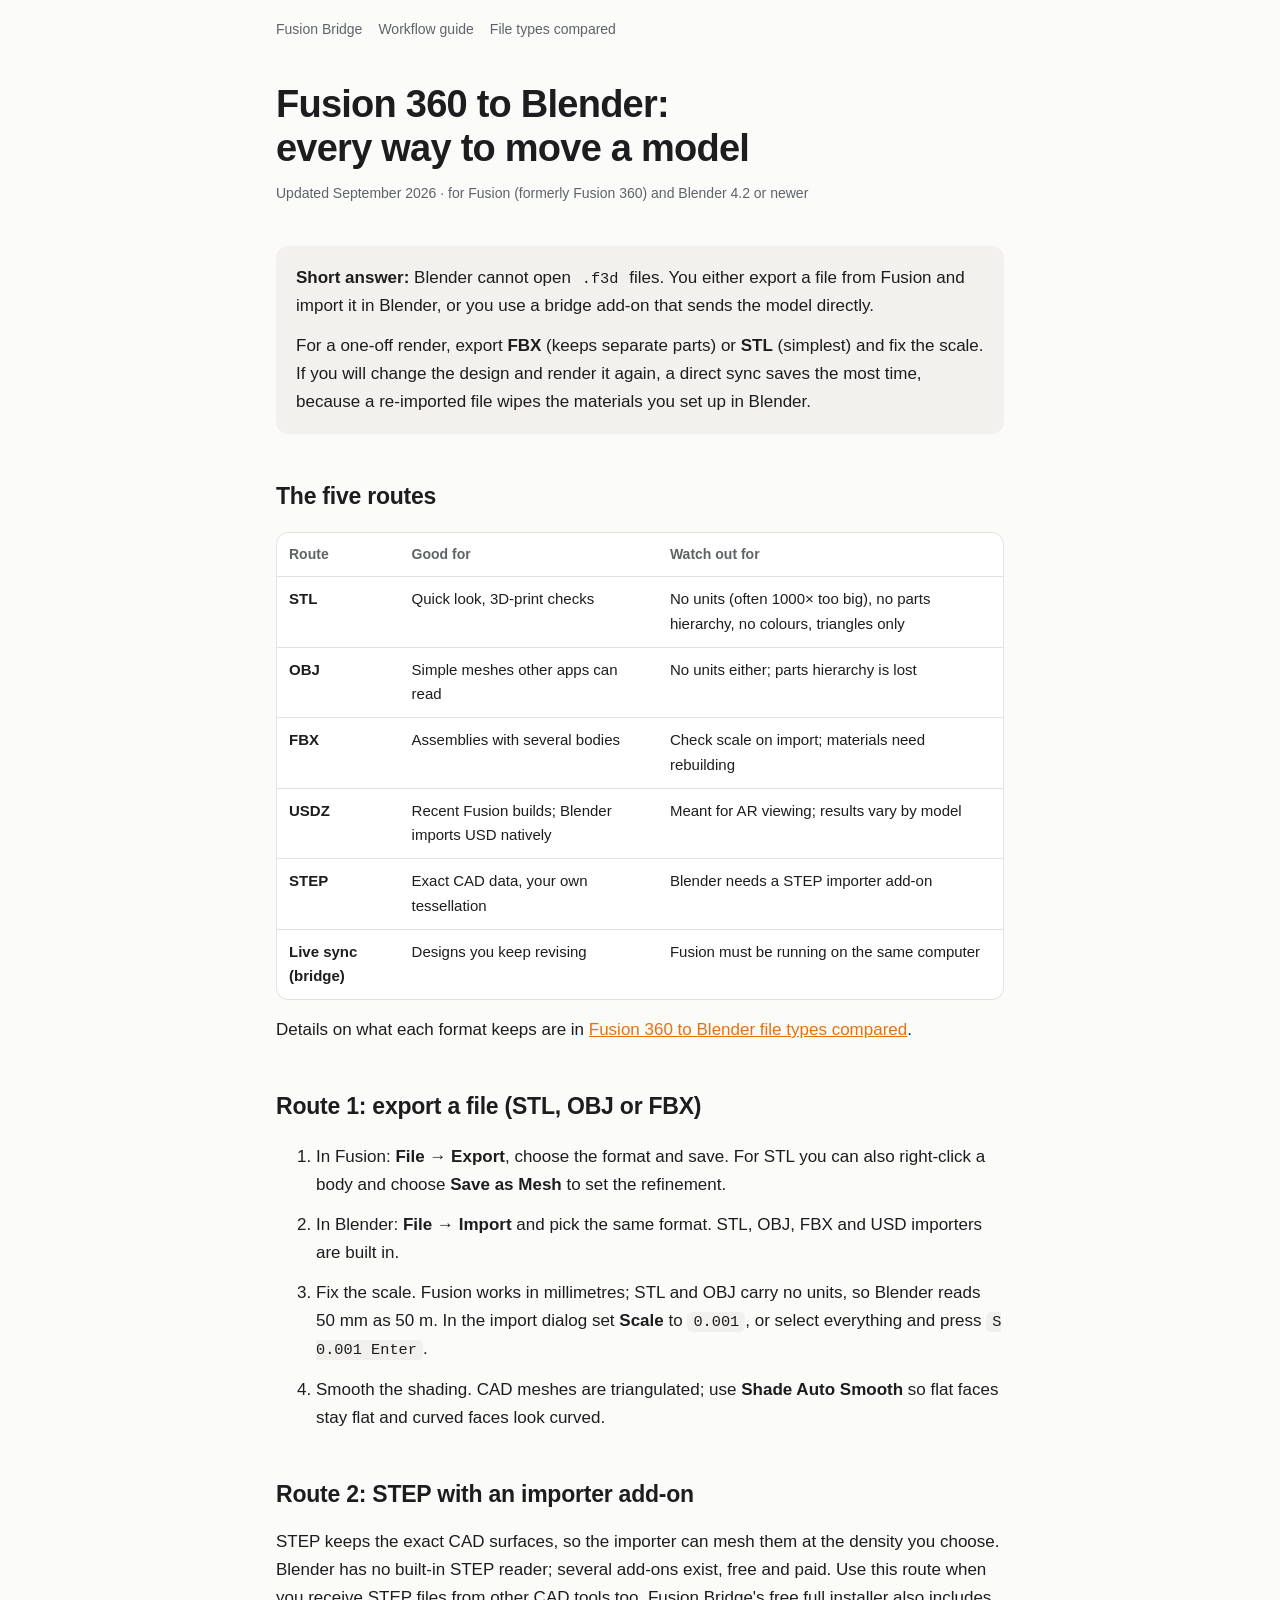
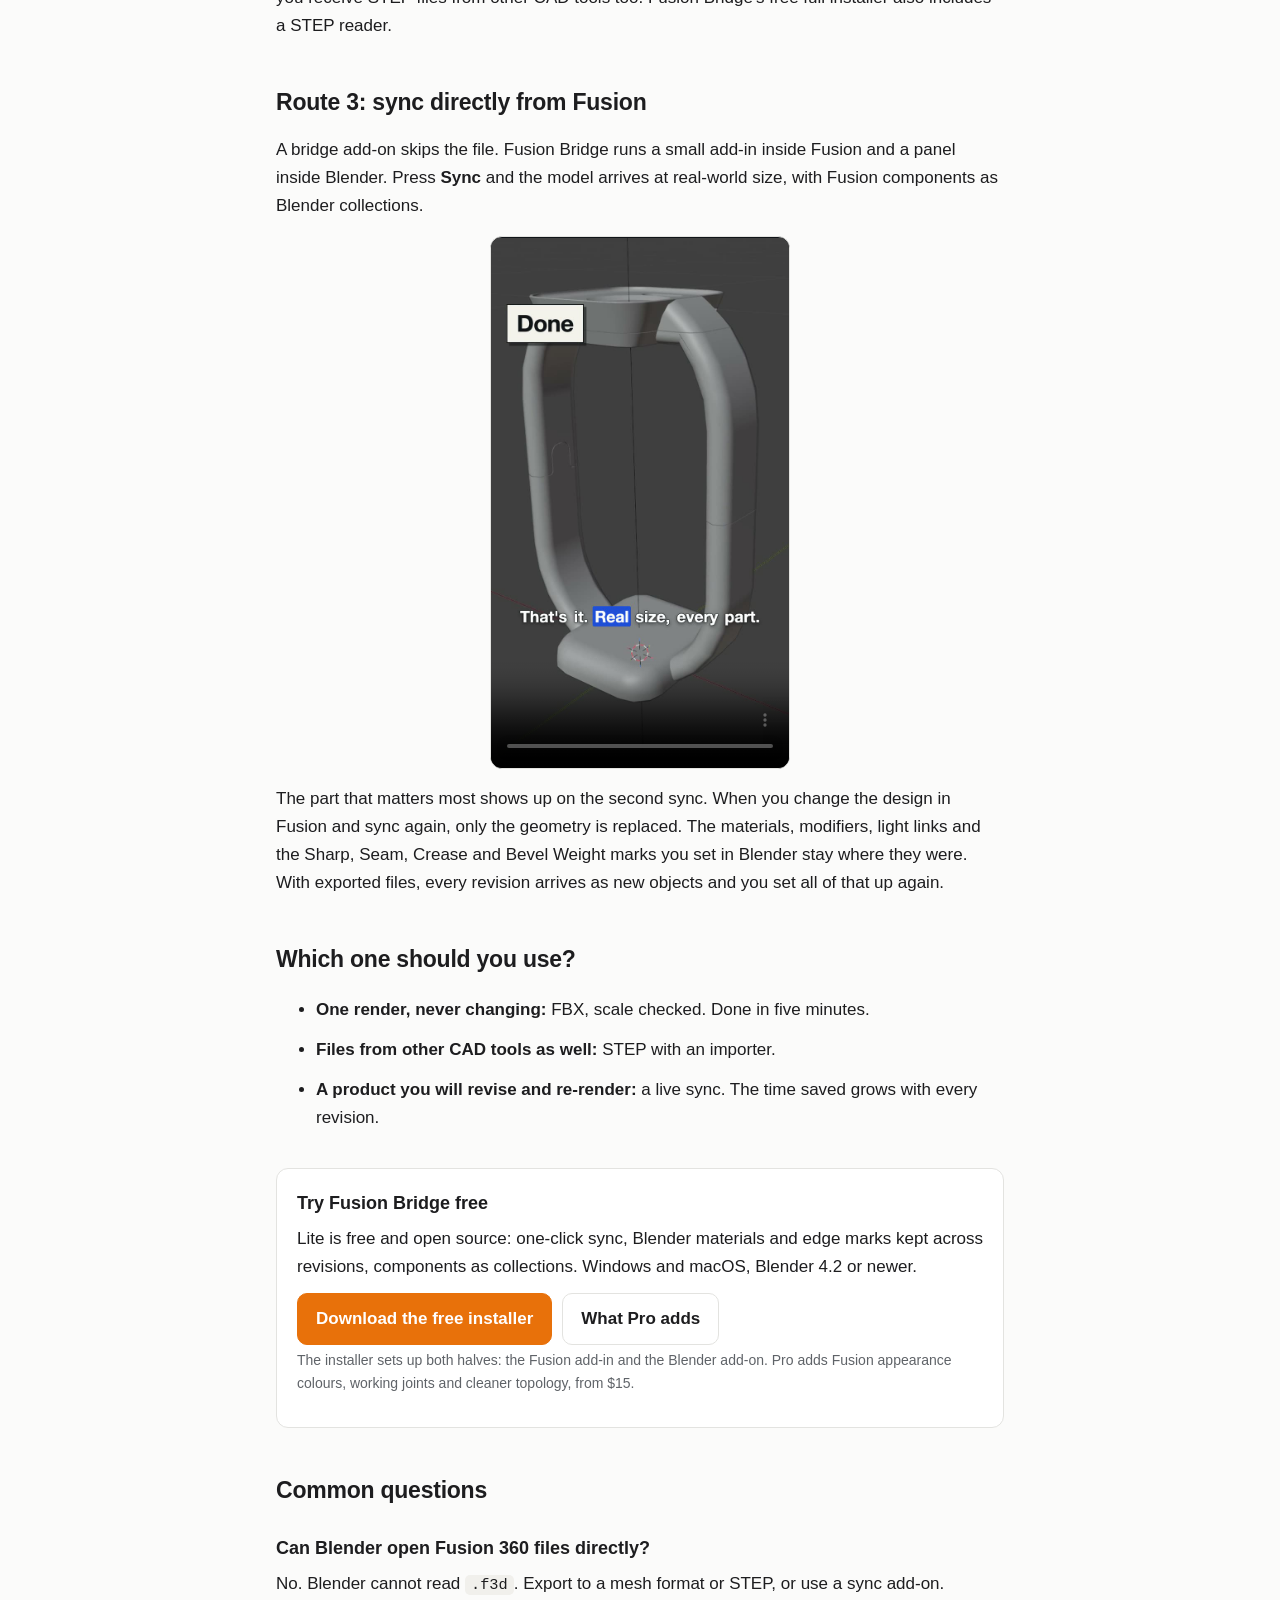
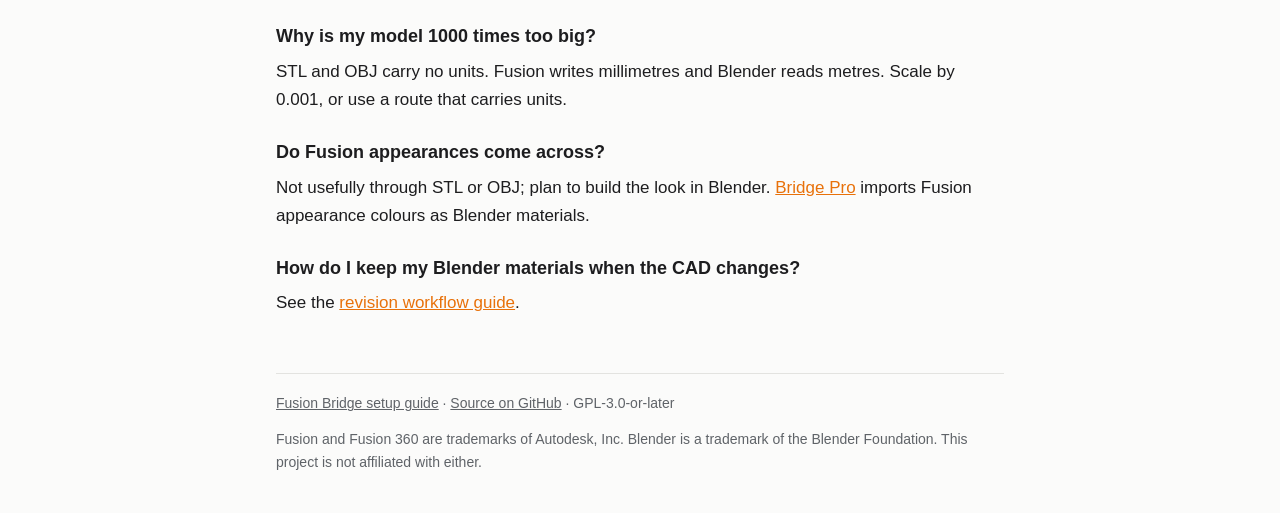
<file: site/guides/fusion-360-to-blender.html>
<!doctype html>
<html lang="en">
<head>
<meta charset="utf-8">
<meta name="viewport" content="width=device-width, initial-scale=1">
<title>Fusion 360 to Blender: every way to move a model (2026 guide)</title>
<meta name="description" content="How to get a Fusion 360 model into Blender: STL, OBJ, FBX, USDZ, STEP or a live sync. What each keeps, the 1000x scale trap, and how to keep your Blender materials when the CAD changes.">
<link rel="canonical" href="https://inspace9018.github.io/fusion-to-blender-bridge/guides/fusion-360-to-blender.html">
<meta property="og:title" content="Fusion 360 to Blender: every way to move a model">
<meta property="og:description" content="Five export routes compared, plus the one that keeps your Blender materials after every CAD revision.">
<meta property="og:image" content="https://inspace9018.github.io/fusion-to-blender-bridge/demo.gif">
<link rel="stylesheet" href="guide.css">
<script type="application/ld+json">
{"@context":"https://schema.org","@type":"FAQPage","mainEntity":[
{"@type":"Question","name":"Can Blender open Fusion 360 files directly?","acceptedAnswer":{"@type":"Answer","text":"No. Blender cannot read .f3d files. Export from Fusion to a mesh format (STL, OBJ, FBX or USDZ) or to STEP, or use a sync add-on that talks to Fusion directly."}},
{"@type":"Question","name":"Why is my Fusion 360 model 1000 times too big in Blender?","acceptedAnswer":{"@type":"Answer","text":"STL and OBJ files carry no units. Fusion writes millimetres, Blender reads the numbers as metres. Scale the import by 0.001, or use a format or tool that carries units."}},
{"@type":"Question","name":"Do Fusion 360 appearances transfer to Blender?","acceptedAnswer":{"@type":"Answer","text":"Not in a usable way through STL or OBJ. Plan to build the look in Blender. Fusion Bridge Pro imports Fusion appearance colours as Blender materials."}},
{"@type":"Question","name":"How do I keep my Blender materials when I change the model in Fusion?","acceptedAnswer":{"@type":"Answer","text":"A re-exported file arrives as new objects, so materials must be reassigned. A sync add-on such as Fusion Bridge replaces only the geometry and keeps the materials, modifiers and edge marks you set in Blender."}}
]}
</script>
<script type="application/ld+json">
{"@context":"https://schema.org","@type":"VideoObject","name":"Fusion 360 to Blender without exporting",
 "description":"Fusion Bridge in 30 seconds: turn on the server in Fusion, press Sync in Blender, change the CAD and sync again. Materials, seams and modifiers stay.",
 "thumbnailUrl":"https://inspace9018.github.io/fusion-to-blender-bridge/media/fusion-bridge-demo.jpg",
 "contentUrl":"https://inspace9018.github.io/fusion-to-blender-bridge/media/fusion-bridge-demo.mp4",
 "embedUrl":"https://inspace9018.github.io/fusion-to-blender-bridge/guides/fusion-360-to-blender.html","uploadDate":"2026-10-02","duration":"PT30S"}
</script>
</head>
<body>
<div class="wrap">
<nav class="top"><a href="../">Fusion Bridge</a><a href="fusion-360-to-blender-workflow.html">Workflow guide</a><a href="fusion-360-to-blender-file-types.html">File types compared</a></nav>

<header>
  <h1>Fusion 360 to Blender: every way to move a model</h1>
  <p class="meta">Updated September 2026 · for Fusion (formerly Fusion 360) and Blender 4.2 or newer</p>
</header>

<div class="answer">
  <p><strong>Short answer:</strong> Blender cannot open <code>.f3d</code> files. You either export a file from Fusion and import it in Blender, or you use a bridge add-on that sends the model directly.</p>
  <p>For a one-off render, export <strong>FBX</strong> (keeps separate parts) or <strong>STL</strong> (simplest) and fix the scale. If you will change the design and render it again, a direct sync saves the most time, because a re-imported file wipes the materials you set up in Blender.</p>
</div>

<h2>The five routes</h2>
<div class="tablewrap">
<table>
  <thead><tr><th>Route</th><th>Good for</th><th>Watch out for</th></tr></thead>
  <tbody>
    <tr><td><strong>STL</strong></td><td>Quick look, 3D-print checks</td><td>No units (often 1000× too big), no parts hierarchy, no colours, triangles only</td></tr>
    <tr><td><strong>OBJ</strong></td><td>Simple meshes other apps can read</td><td>No units either; parts hierarchy is lost</td></tr>
    <tr><td><strong>FBX</strong></td><td>Assemblies with several bodies</td><td>Check scale on import; materials need rebuilding</td></tr>
    <tr><td><strong>USDZ</strong></td><td>Recent Fusion builds; Blender imports USD natively</td><td>Meant for AR viewing; results vary by model</td></tr>
    <tr><td><strong>STEP</strong></td><td>Exact CAD data, your own tessellation</td><td>Blender needs a STEP importer add-on</td></tr>
    <tr><td><strong>Live sync (bridge)</strong></td><td>Designs you keep revising</td><td>Fusion must be running on the same computer</td></tr>
  </tbody>
</table>
</div>
<p>Details on what each format keeps are in <a href="fusion-360-to-blender-file-types.html">Fusion 360 to Blender file types compared</a>.</p>

<h2>Route 1: export a file (STL, OBJ or FBX)</h2>
<ol>
  <li>In Fusion: <strong>File → Export</strong>, choose the format and save. For STL you can also right-click a body and choose <strong>Save as Mesh</strong> to set the refinement.</li>
  <li>In Blender: <strong>File → Import</strong> and pick the same format. STL, OBJ, FBX and USD importers are built in.</li>
  <li>Fix the scale. Fusion works in millimetres; STL and OBJ carry no units, so Blender reads 50 mm as 50 m. In the import dialog set <strong>Scale</strong> to <code>0.001</code>, or select everything and press <code>S 0.001 Enter</code>.</li>
  <li>Smooth the shading. CAD meshes are triangulated; use <strong>Shade Auto Smooth</strong> so flat faces stay flat and curved faces look curved.</li>
</ol>

<h2>Route 2: STEP with an importer add-on</h2>
<p>STEP keeps the exact CAD surfaces, so the importer can mesh them at the density you choose. Blender has no built-in STEP reader; several add-ons exist, free and paid. Use this route when you receive STEP files from other CAD tools too. Fusion Bridge's free full installer also includes a STEP reader.</p>

<h2>Route 3: sync directly from Fusion</h2>
<p>A bridge add-on skips the file. Fusion Bridge runs a small add-in inside Fusion and a panel inside Blender. Press <strong>Sync</strong> and the model arrives at real-world size, with Fusion components as Blender collections.</p>
<video class="shot" src="../media/fusion-bridge-demo.mp4" poster="../media/fusion-bridge-demo.jpg" controls muted playsinline preload="metadata" width="300" height="533"
  aria-label="30-second demo: Sync in Blender, the model appears; after a CAD change the Blender materials and seams stay"></video>
<p>The part that matters most shows up on the second sync. When you change the design in Fusion and sync again, only the geometry is replaced. The materials, modifiers, light links and the Sharp, Seam, Crease and Bevel Weight marks you set in Blender stay where they were. With exported files, every revision arrives as new objects and you set all of that up again.</p>

<h2>Which one should you use?</h2>
<ul>
  <li><strong>One render, never changing:</strong> FBX, scale checked. Done in five minutes.</li>
  <li><strong>Files from other CAD tools as well:</strong> STEP with an importer.</li>
  <li><strong>A product you will revise and re-render:</strong> a live sync. The time saved grows with every revision.</li>
</ul>

<div class="cta">
  <h3>Try Fusion Bridge free</h3>
  <p>Lite is free and open source: one-click sync, Blender materials and edge marks kept across revisions, components as collections. Windows and macOS, Blender 4.2 or newer.</p>
  <div class="btns">
    <a class="btn primary" href="https://github.com/inspace9018/fusion-to-blender-bridge/releases/latest/download/fusion_to_blender_bridge_installer.zip">Download the free installer</a>
    <a class="btn" href="../#pro">What Pro adds</a>
  </div>
  <p class="note">The installer sets up both halves: the Fusion add-in and the Blender add-on. Pro adds Fusion appearance colours, working joints and cleaner topology, from $15.</p>
</div>

<h2>Common questions</h2>
<h3>Can Blender open Fusion 360 files directly?</h3>
<p>No. Blender cannot read <code>.f3d</code>. Export to a mesh format or STEP, or use a sync add-on.</p>
<h3>Why is my model 1000 times too big?</h3>
<p>STL and OBJ carry no units. Fusion writes millimetres and Blender reads metres. Scale by 0.001, or use a route that carries units.</p>
<h3>Do Fusion appearances come across?</h3>
<p>Not usefully through STL or OBJ; plan to build the look in Blender. <a href="../#pro">Bridge Pro</a> imports Fusion appearance colours as Blender materials.</p>
<h3>How do I keep my Blender materials when the CAD changes?</h3>
<p>See the <a href="fusion-360-to-blender-workflow.html">revision workflow guide</a>.</p>

<footer>
  <p><a href="../">Fusion Bridge setup guide</a> · <a href="https://github.com/inspace9018/fusion-to-blender-bridge">Source on GitHub</a> · GPL-3.0-or-later</p>
  <p>Fusion and Fusion 360 are trademarks of Autodesk, Inc. Blender is a trademark of the Blender Foundation. This project is not affiliated with either.</p>
</footer>
</div>
</body>
</html>
</file>
<file: site/guides/guide.css>
:root {
  --bg: #fbfbfa; --fg: #1d1d1f; --muted: #5f6368; --line: #e3e3e0;
  --card: #ffffff; --accent: #e8710a; --accent-fg: #ffffff; --soft: #f3f1ed;
  --ok: #1e8e3e; --code: #f1f0ec;
}
@media (prefers-color-scheme: dark) {
  :root:not([data-theme="light"]) {
    --bg: #151516; --fg: #ececec; --muted: #a0a0a6; --line: #2d2d30;
    --card: #1d1d1f; --accent: #ff8a2a; --accent-fg: #151516; --soft: #232326;
    --ok: #5bc97a; --code: #26262a; color-scheme: dark;
  }
}
:root[data-theme="dark"] {
  --bg: #151516; --fg: #ececec; --muted: #a0a0a6; --line: #2d2d30;
  --card: #1d1d1f; --accent: #ff8a2a; --accent-fg: #151516; --soft: #232326;
  --ok: #5bc97a; --code: #26262a; color-scheme: dark;
}
* { box-sizing: border-box; }
body {
  margin: 0; background: var(--bg); color: var(--fg);
  font: 17px/1.65 -apple-system, BlinkMacSystemFont, "Segoe UI", Roboto, sans-serif;
}
.wrap { max-width: 760px; margin: 0 auto; padding: 0 16px; }
nav.top { padding: 18px 0; font-size: 14px; display: flex; gap: 16px; flex-wrap: wrap; }
nav.top a { color: var(--muted); text-decoration: none; }
header { padding: 24px 0 8px; }
h1 { font-size: clamp(28px, 5vw, 38px); line-height: 1.15; margin: 0 0 12px; letter-spacing: -0.02em; text-wrap: balance; }
h2 { font-size: 23px; margin: 44px 0 14px; letter-spacing: -0.01em; text-wrap: balance; }
h3 { font-size: 18px; margin: 24px 0 6px; }
p, li { margin: 0 0 12px; }
.meta { color: var(--muted); font-size: 14px; }
a { color: var(--accent); }
.answer { background: var(--soft); border-radius: 12px; padding: 18px 20px; margin: 20px 0; }
.answer p:last-child { margin-bottom: 0; }
code { background: var(--code); padding: 1px 6px; border-radius: 5px; font-size: 0.9em; overflow-wrap: anywhere; }
.tablewrap { overflow-x: auto; border: 1px solid var(--line); border-radius: 12px; background: var(--card); margin: 16px 0; }
table { width: 100%; border-collapse: collapse; min-width: 560px; font-size: 15px; }
th, td { padding: 10px 12px; text-align: left; border-bottom: 1px solid var(--line); vertical-align: top; }
th { color: var(--muted); font-weight: 600; font-size: 14px; }
tr:last-child td { border-bottom: 0; }
.yes { color: var(--ok); font-weight: 700; }
.no { color: var(--muted); }
.cta { border: 1px solid var(--line); background: var(--card); border-radius: 12px; padding: 20px; margin: 36px 0; }
.cta h3 { margin-top: 0; }
.btns { display: flex; flex-wrap: wrap; gap: 10px; margin: 12px 0 4px; }
.btn { display: inline-block; padding: 11px 18px; border-radius: 10px; font-weight: 600; text-decoration: none; border: 1px solid var(--line); color: var(--fg); background: var(--card); }
.btn.primary { background: var(--accent); color: var(--accent-fg); border-color: var(--accent); }
.note { font-size: 14px; color: var(--muted); }
video.shot { display: block; width: 100%; max-width: 300px; aspect-ratio: 9 / 16; margin: 16px auto; border-radius: 12px; border: 1px solid var(--line); background: #101418; }
img.shot { max-width: 100%; height: auto; border-radius: 12px; border: 1px solid var(--line); display: block; margin: 16px 0; }
footer { margin: 56px 0 40px; padding-top: 18px; border-top: 1px solid var(--line); font-size: 14px; color: var(--muted); }
footer a { color: var(--muted); }
</file>
